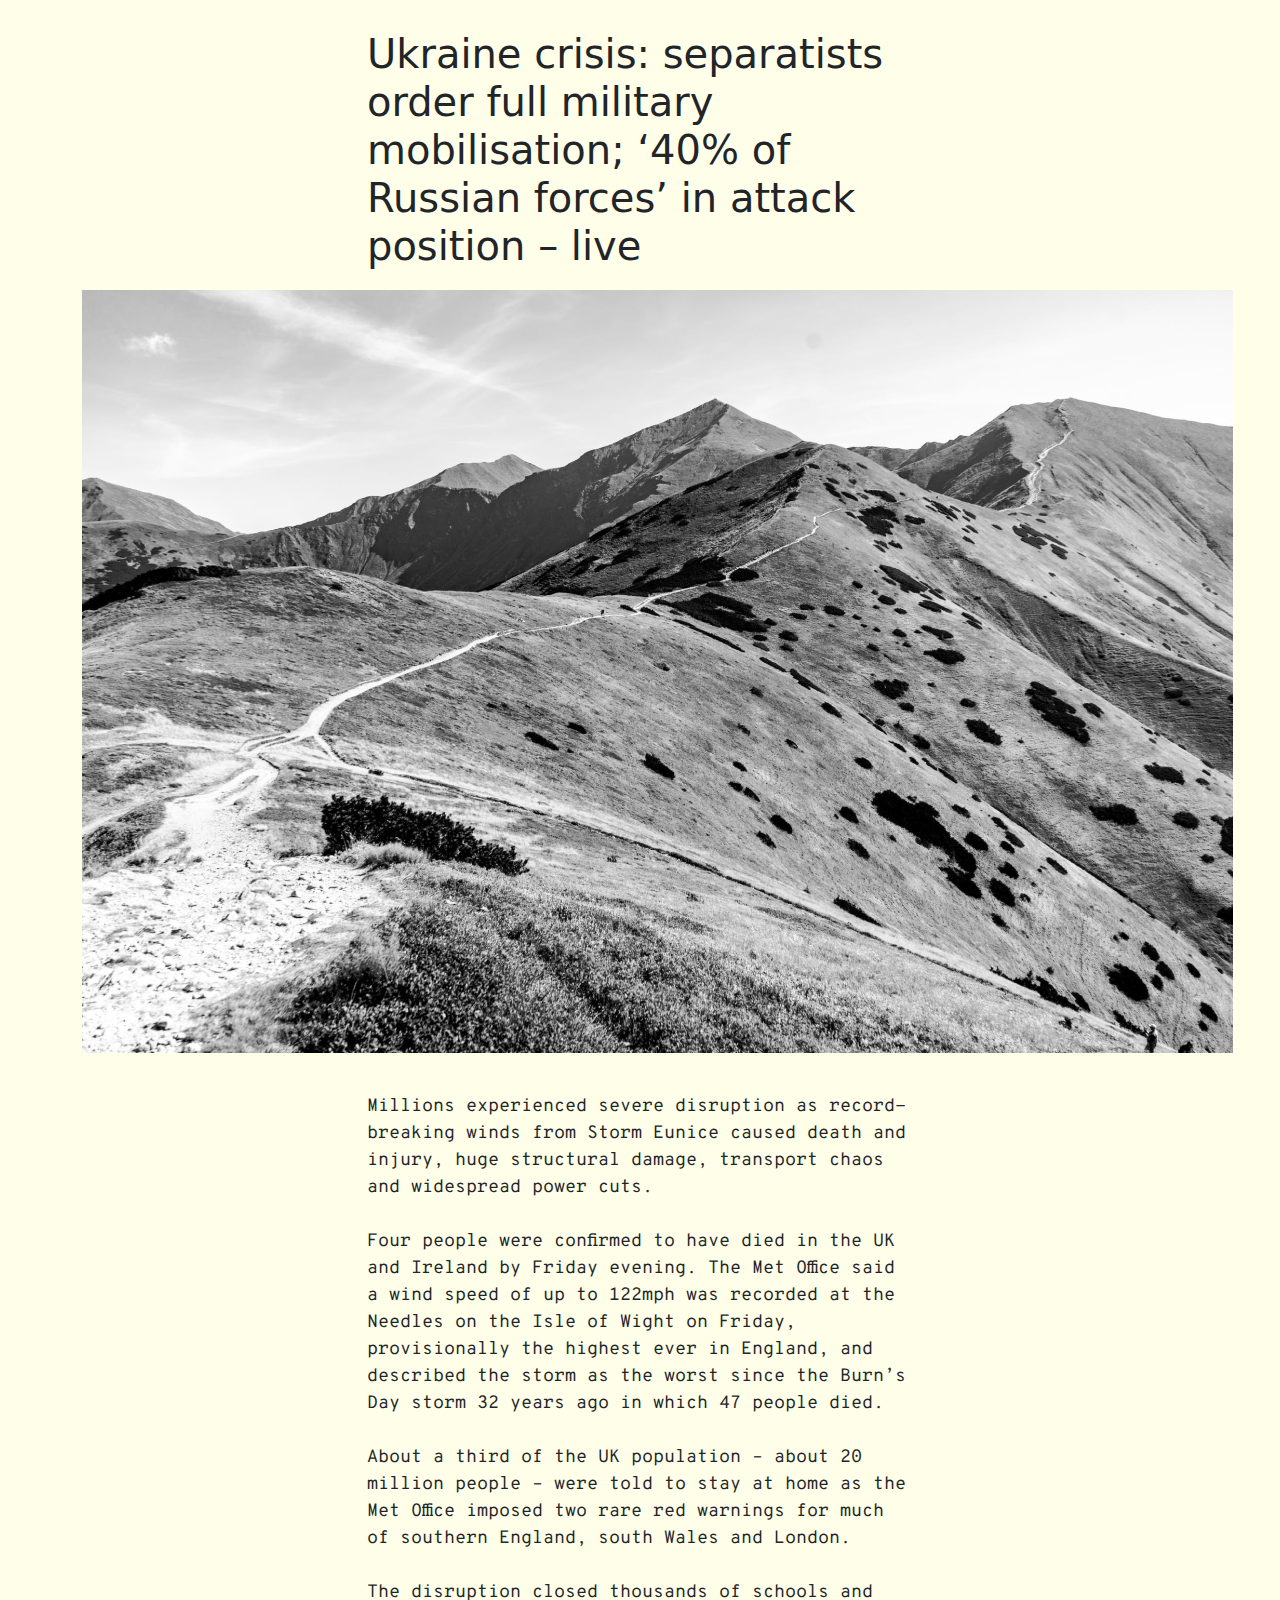
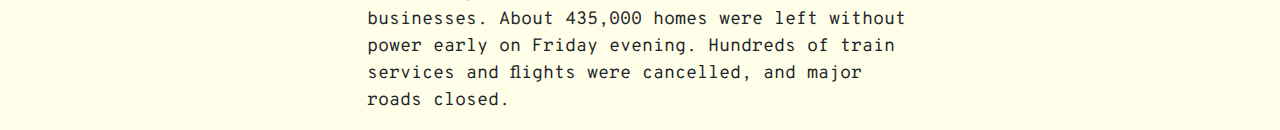
<file: index.html>
<!DOCTYPE html>
<html lang="en">
<head>
    <meta charset="utf-8">
    <meta name="viewport" content="width=device-width, initial-scale=1">
    <title>Ukraine crisis</title>
    <link rel="stylesheet" href="static/css/index.css">
    <link href="https://cdn.jsdelivr.net/npm/bootstrap@5.3.3/dist/css/bootstrap.min.css" rel="stylesheet" integrity="sha384-QWTKZyjpPEjISv5WaRU9OFeRpok6YctnYmDr5pNlyT2bRjXh0JMhjY6hW+ALEwIH" crossorigin="anonymous">
    <link href='https://fonts.googleapis.com/css?family=Overpass Mono' rel='stylesheet'>
</head> 
<body>
    <div class="colore">
    <div class="container text-center">
        <div class="row">
          <div class="col-3">
          </div>
          <div class="col-6">
            <h1 class="crus">Ukraine crisis: separatists order full military mobilisation; ‘40% of Russian forces’ in attack <br> position – live</h1>
          </div>
          <div class="col-3">
          </div>
        </div>
      </div>

      <div class="container text-center">
        <div class="row">
          <div class="col">
          </div>
          <div class="col">
            <img src="static/img/ucra.png" alt="ucra" >
          </div>
          <div class="col">
          </div>
        </div>
      </div>
 

    <script src="https://cdn.jsdelivr.net/npm/bootstrap@5.3.3/dist/js/bootstrap.bundle.min.js" integrity="sha384-YvpcrYf0tY3lHB60NNkmXc5s9fDVZLESaAA55NDzOxhy9GkcIdslK1eN7N6jIeHz" crossorigin="anonymous"></script>
   
    <div class="container text-center">
        <div class="row">
          <div class="col-3">
          </div>
          <div class="col-6">
            <p class="par" >Millions experienced severe disruption as record-breaking winds from Storm Eunice caused death and injury, huge structural  damage, transport chaos and widespread power cuts.<br><br>

                Four people were confirmed to have died in the UK and Ireland by Friday evening. The Met Office said a wind speed of up to 122mph was recorded at the Needles on the Isle of Wight on Friday, provisionally the highest ever in England, and described the  storm as the worst since the Burn’s Day storm 32 years ago in  which 47 people died. <br><br>    
                
                About a third of the UK population – about 20 million people – were told to stay at home as the Met Office imposed two rare red warnings for much of southern England, south Wales and London. <br><br>
                
                The disruption closed thousands of schools and businesses. About 435,000 homes were left without power early on Friday evening. Hundreds of train services and flights were cancelled, and major  roads closed.</p>
          </div>
          <div class="col-3">
          </div>
        </div>
      </div>
     
    </div>
</div>
</div>
</body>
</html>
</file>
<file: static/css/index.css>
.crus{
    text-align: left;
    margin-top: 30px;
    margin-bottom: 20px;
    
} 
.colore{
    background-color:#fffee8 ;
}

img{
    text-align: center;
}

.par{
    font-family: 'Overpass Mono';
    margin-top: 40px;
    text-align: left;
    font-size: 18px;
}
</file>
